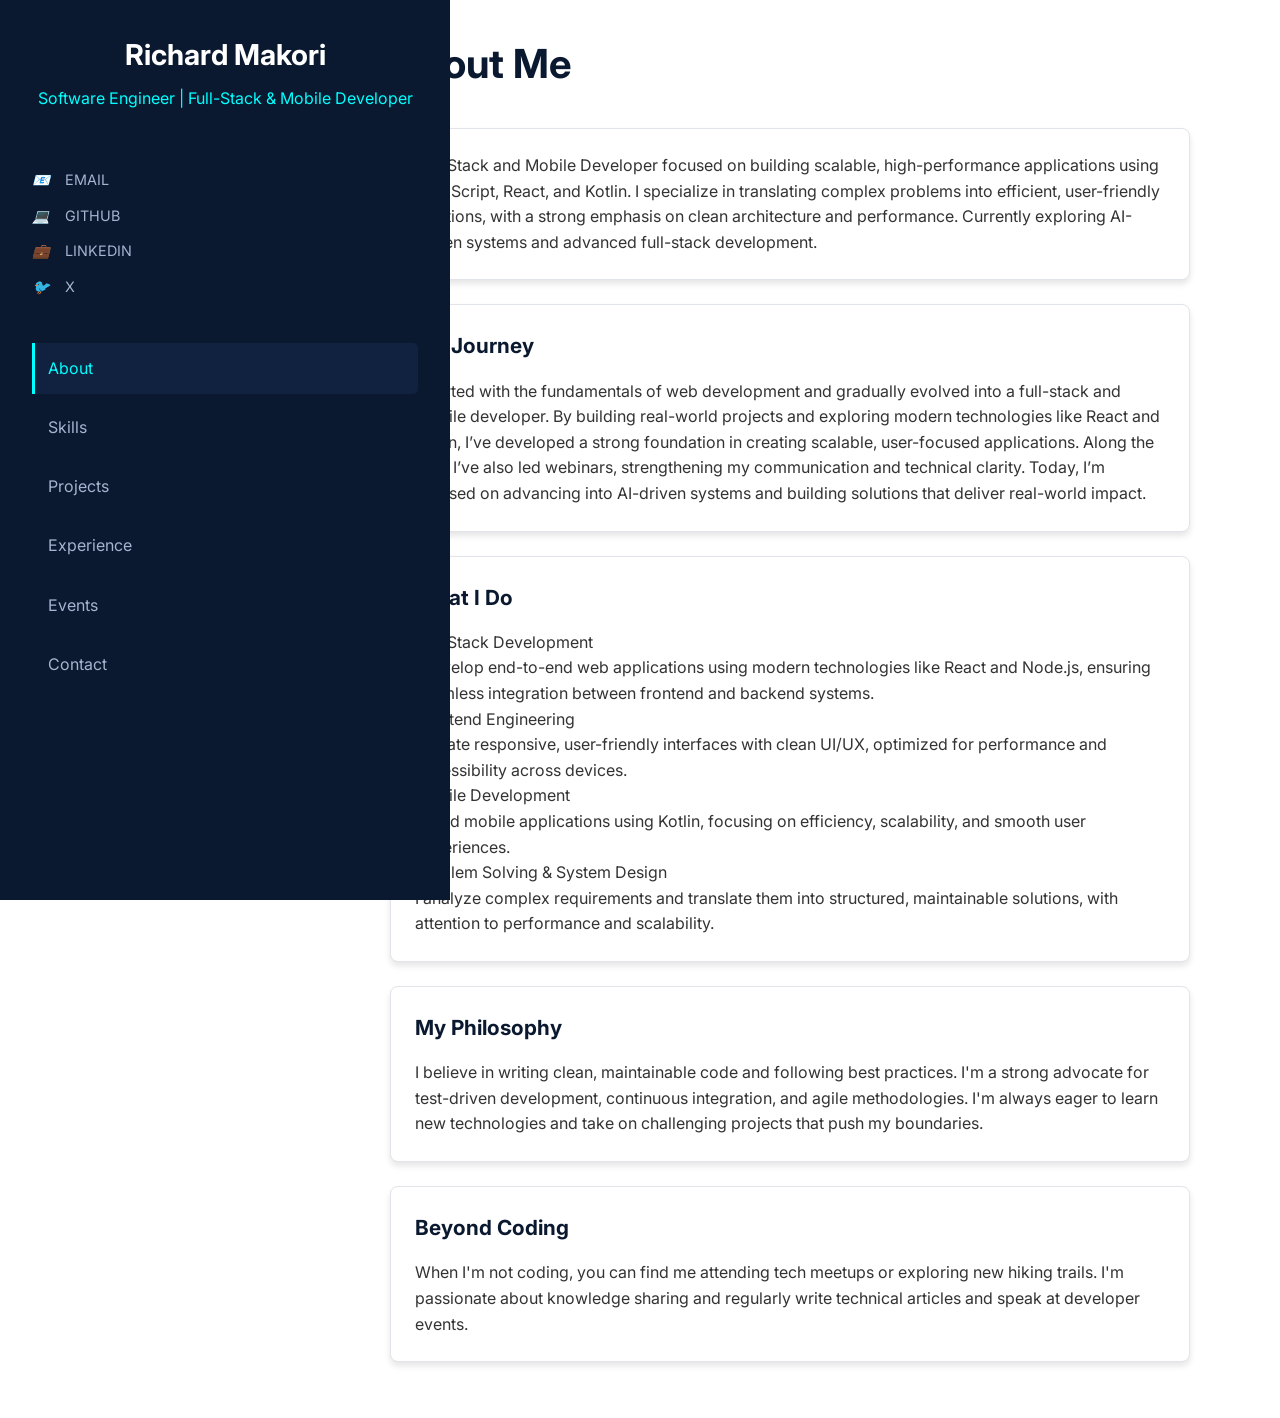
<file: about.html>
<!DOCTYPE html>
<html lang="en">
<head>
    <meta charset="UTF-8">
    <meta name="viewport" content="width=device-width, initial-scale=1.0">
    <title>Richard Makori - About</title>
    <link rel="stylesheet" href="style.css">
    <link href="https://fonts.googleapis.com/css2?family=Inter:wght@300;400;500;600;700&display=swap" rel="stylesheet">
</head>
<body>
    <div class="portfolio-container">
        <!-- Sidebar -->
        <aside class="sidebar">
            <div class="sidebar-content">
                <div class="profile-info">
                    <h1>Richard Makori</h1>
                    <h2>Software Engineer | Full-Stack & Mobile Developer</h2>
                </div>
                
                  <div class="contact-info">
                    <div class="contact-item">
                        <i>📧</i>
                        <a href="mailto:richybenah@gmail.com">EMAIL

                        </a>
                    </div>
                    <div class="contact-item">
                        <i>💻</i>
                        <a href="https://github.com/richardmakori" target="_blank">GITHUB</a>
                    </div>
                    <div class="contact-item">
                        <i>💼</i>
                        <a href="https://linkedin.com/in/richardmakori" target="_blank">LINKEDIN</a>
                    </div>
                    <div class="contact-item">
                        <i>🐦</i>
                        <a href="https://twitter.com/richardmakori" target="_blank">X</a>
                    </div>
                </div>
                <ul class="nav-links">
                    <li><a href="about.html">About</a></li>
                    <li><a href="skills.html">Skills</a></li>
                    <li><a href="projects.html">Projects</a></li>
                    <li><a href="experience.html">Experience</a></li>
                    <li><a href="events.html">Events</a></li>
                    <li><a href="contact.html">Contact</a></li>
                </ul>
            </div>
        </aside>

        <!-- Main Content -->
        <main class="main-content">
            <div class="content-section">
                <h1 class="page-title">About Me</h1>
                
                <div class="card visible">
                    <p>
                       Full-Stack and Mobile Developer focused on building scalable, high-performance applications using JavaScript, React, and Kotlin.

I specialize in translating complex problems into efficient, user-friendly solutions, with a strong emphasis on clean architecture and performance.

Currently exploring AI-driven systems and advanced full-stack development.
                    </p>
                </div>

                <div class="card">
                    <h3>My Journey</h3>
                    <p>
                       I started with the fundamentals of web development and gradually evolved into a full-stack and mobile developer.

By building real-world projects and exploring modern technologies like React and Kotlin, I’ve developed a strong foundation in creating scalable, user-focused applications.

Along the way, I’ve also led webinars, strengthening my communication and technical clarity.

Today, I’m focused on advancing into AI-driven systems and building solutions that deliver real-world impact.
                    </p>
                </div>

                <div class="card">
                    <h3>What I Do</h3>
                    <p>
                        Full-Stack Development<br>
I develop end-to-end web applications using modern technologies like React and Node.js, ensuring seamless integration between frontend and backend systems.<br>

Frontend Engineering<br>
I create responsive, user-friendly interfaces with clean UI/UX, optimized for performance and accessibility across devices.<br>

Mobile Development<br>
I build mobile applications using Kotlin, focusing on efficiency, scalability, and smooth user experiences.<br>

Problem Solving & System Design<br>
I analyze complex requirements and translate them into structured, maintainable solutions, with attention to performance and scalability.<br>
                    </p>
                </div>

                <div class="card">
                    <h3>My Philosophy</h3>
                    <p>
                        I believe in writing clean, maintainable code and following best practices. I'm a strong 
                        advocate for test-driven development, continuous integration, and agile methodologies. 
                        I'm always eager to learn new technologies and take on challenging projects that push 
                        my boundaries.
                    </p>
                </div>

                <div class="card">
                    <h3>Beyond Coding</h3>
                    <p>
                        When I'm not coding, you can find me attending tech 
                        meetups or exploring new hiking trails. I'm passionate 
                        about knowledge sharing and regularly write technical articles and speak at developer events.
                    </p>
                </div>
            </div>
        </main>
    </div>

    <script src="script.js"></script>
</body>
</html>
</file>
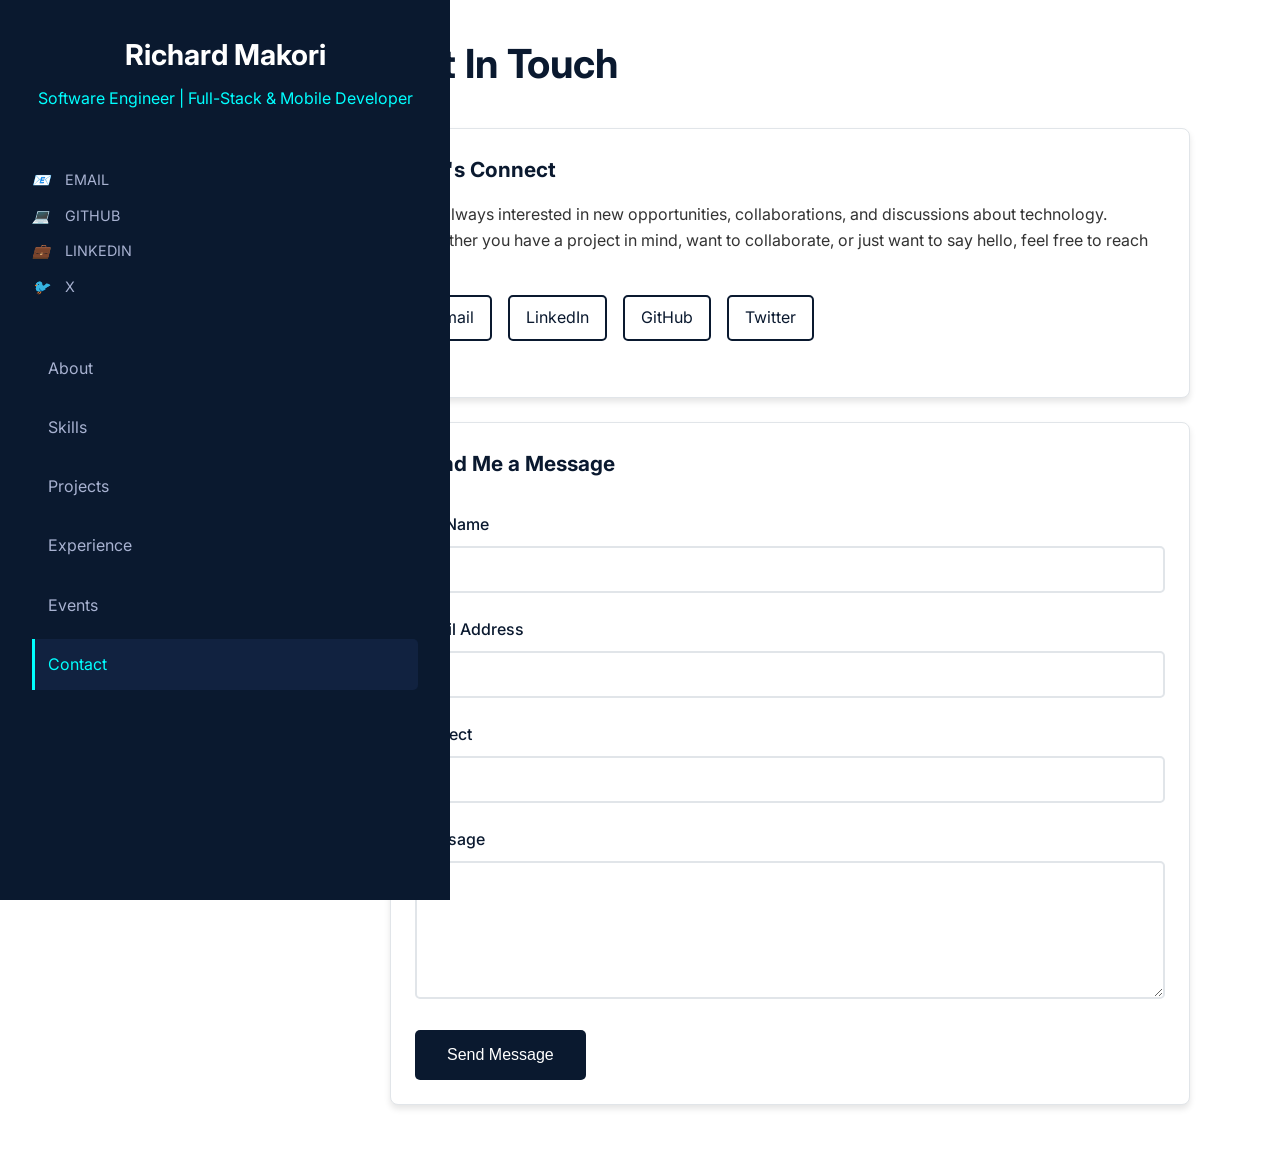
<file: contact.html>
<!DOCTYPE html>
<html lang="en">
<head>
    <meta charset="UTF-8">
    <meta name="viewport" content="width=device-width, initial-scale=1.0">
    <title>Richard Makori - Contact</title>
    <link rel="stylesheet" href="style.css">
    <link href="https://fonts.googleapis.com/css2?family=Inter:wght@300;400;500;600;700&display=swap" rel="stylesheet">
   
</head>
<body>
    <div class="portfolio-container">
        
        <aside class="sidebar">
            <div class="sidebar-content">
                <div class="profile-info">
                    <h1>Richard Makori</h1>
                    <h2>Software Engineer | Full-Stack & Mobile Developer</h2>
                </div>
                
                <div class="contact-info">
                    <div class="contact-item">
                        <i>📧</i>
                        <a href="mailto:richybenah@gmail.com">EMAIL

                        </a>
                    </div>
                    <div class="contact-item">
                        <i>💻</i>
                        <a href="https://github.com/richardmakori" target="_blank">GITHUB</a>
                    </div>
                    <div class="contact-item">
                        <i>💼</i>
                        <a href="https://linkedin.com/in/richardmakori" target="_blank">LINKEDIN</a>
                    </div>
                    <div class="contact-item">
                        <i>🐦</i>
                        <a href="https://twitter.com/richardmakori" target="_blank">X</a>
                    </div>
                </div>
                
                <ul class="nav-links">
                    <li><a href="about.html">About</a></li>
                    <li><a href="skills.html">Skills</a></li>
                    <li><a href="projects.html">Projects</a></li>
                    <li><a href="experience.html">Experience</a></li>
                    <li><a href="events.html">Events</a></li>
                    <li><a href="contact.html">Contact</a></li>
                </ul>
            </div>
        </aside>

        <!-- Main Content -->
        <main class="main-content">
            <div class="content-section">
                <h1 class="page-title">Get In Touch</h1>
                
                <div class="card">
                    <div class="contact-info-large">
                        <h3>Let's Connect</h3>
                        <p>
                            I'm always interested in new opportunities, collaborations, and discussions about 
                            technology. Whether you have a project in mind, want to collaborate, or just want 
                            to say hello, feel free to reach out!
                        </p>
                        
                        <div class="social-links">
                            <a href="mailto:richybenah@gmail.com" class="social-link">Email</a>
                            <a href="https://linkedin.com/in/richardmakori" class="social-link" target="_blank">LinkedIn</a>
                            <a href="https://github.com/richardmakori" class="social-link" target="_blank">GitHub</a>
                            <a href="https://twitter.com/richardmakori" class="social-link" target="_blank">Twitter</a>
                        </div>
                    </div>
                </div>

                <div class="card">
                    <h3>Send Me a Message</h3>
                    <form class="contact-form">
                        <div class="form-group">
                            <label for="name">Full Name</label>
                            <input type="text" id="name" name="name" required>
                        </div>
                        
                        <div class="form-group">
                            <label for="email">Email Address</label>
                            <input type="email" id="email" name="email" required>
                        </div>
                        
                        <div class="form-group">
                            <label for="subject">Subject</label>
                            <input type="text" id="subject" name="subject" required>
                        </div>
                        
                        <div class="form-group">
                            <label for="message">Message</label>
                            <textarea id="message" name="message" rows="6" required></textarea>
                        </div>
                        
                        <button type="submit" class="submit-btn">Send Message</button>
                    </form>
                </div>
            </div>
        </main>
    </div>

    <script src="script.js"></script>
</body>
</html>
</file>
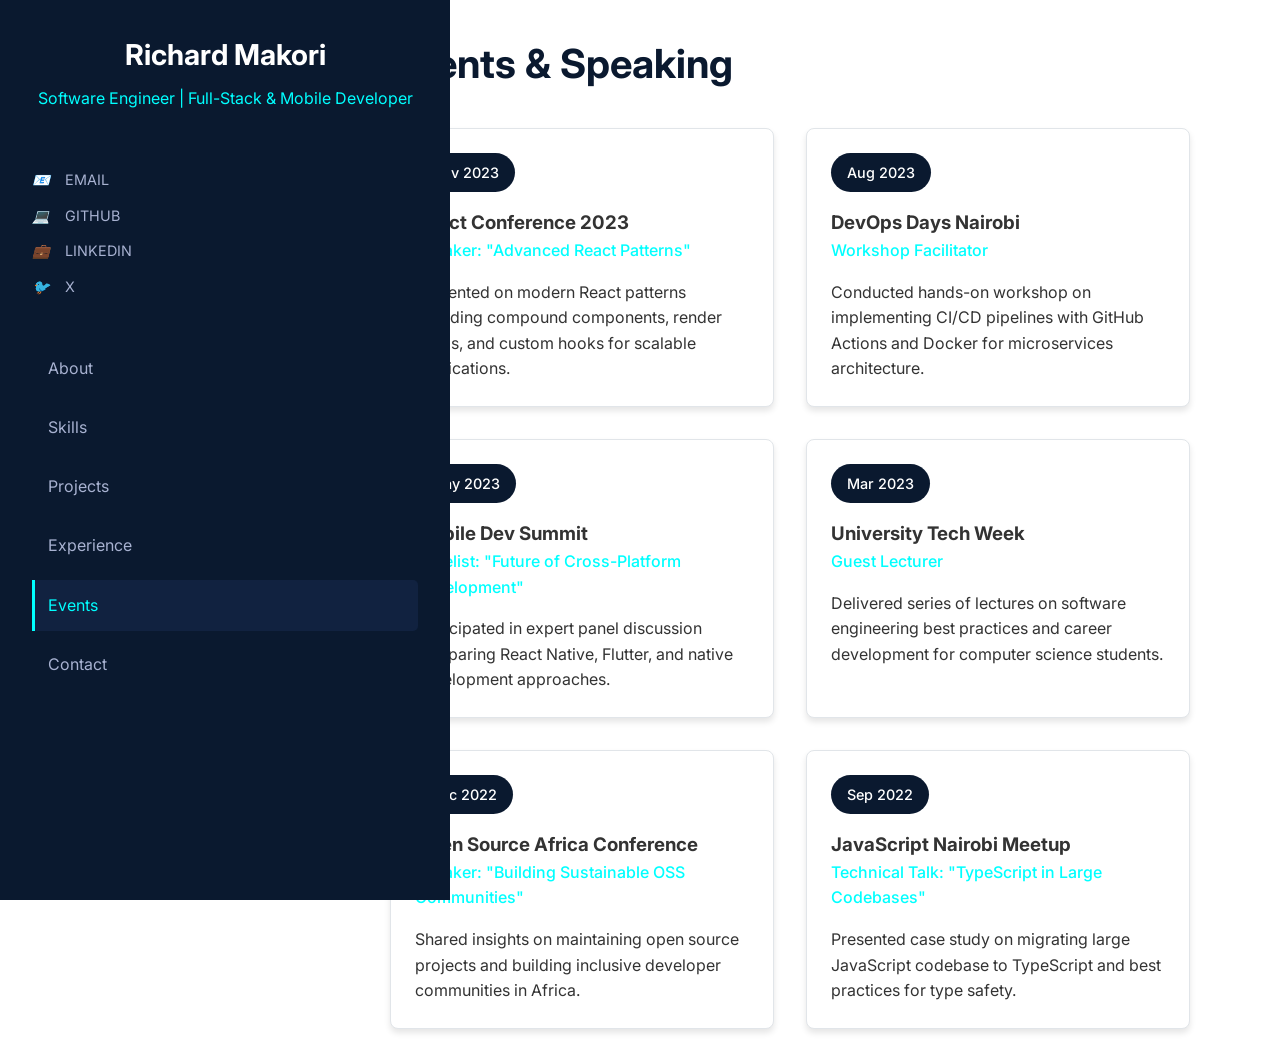
<file: events.html>
<!DOCTYPE html>
<html lang="en">
<head>
    <meta charset="UTF-8">
    <meta name="viewport" content="width=device-width, initial-scale=1.0">
    <title>Richard Makori - Events</title>
    <link rel="stylesheet" href="style.css">
    <link href="https://fonts.googleapis.com/css2?family=Inter:wght@300;400;500;600;700&display=swap" rel="stylesheet">
</head>
<body>
    <div class="portfolio-container">
        <!-- Sidebar (same as about.html) -->
        <aside class="sidebar">
            <div class="sidebar-content">
                <div class="profile-info">
                    <h1>Richard Makori</h1>
                    <h2>Software Engineer | Full-Stack & Mobile Developer</h2>
                </div>
                
                  <div class="contact-info">
                    <div class="contact-item">
                        <i>📧</i>
                        <a href="mailto:richybenah@gmail.com">EMAIL

                        </a>
                    </div>
                    <div class="contact-item">
                        <i>💻</i>
                        <a href="https://github.com/richardmakori" target="_blank">GITHUB</a>
                    </div>
                    <div class="contact-item">
                        <i>💼</i>
                        <a href="https://linkedin.com/in/richardmakori" target="_blank">LINKEDIN</a>
                    </div>
                    <div class="contact-item">
                        <i>🐦</i>
                        <a href="https://twitter.com/richardmakori" target="_blank">X</a>
                    </div>
                </div>
                
                <ul class="nav-links">
                    <li><a href="about.html">About</a></li>
                    <li><a href="skills.html">Skills</a></li>
                    <li><a href="projects.html">Projects</a></li>
                    <li><a href="experience.html">Experience</a></li>
                    <li><a href="events.html">Events</a></li>
                    <li><a href="contact.html">Contact</a></li>
                </ul>
            </div>
        </aside>

        <!-- Main Content -->
        <main class="main-content">
            <div class="content-section">
                <h1 class="page-title">Events & Speaking</h1>
                
                <div class="events-grid">
                    <!-- Event 1 -->
                    <div class="event-card">
                        <div class="event-date">Nov 2023</div>
                        <h3>React Conference 2023</h3>
                        <div class="event-role">Speaker: "Advanced React Patterns"</div>
                        <p>Presented on modern React patterns including compound components, render props, and custom hooks for scalable applications.</p>
                    </div>

                    <!-- Event 2 -->
                    <div class="event-card">
                        <div class="event-date">Aug 2023</div>
                        <h3>DevOps Days Nairobi</h3>
                        <div class="event-role">Workshop Facilitator</div>
                        <p>Conducted hands-on workshop on implementing CI/CD pipelines with GitHub Actions and Docker for microservices architecture.</p>
                    </div>

                    <!-- Event 3 -->
                    <div class="event-card">
                        <div class="event-date">May 2023</div>
                        <h3>Mobile Dev Summit</h3>
                        <div class="event-role">Panelist: "Future of Cross-Platform Development"</div>
                        <p>Participated in expert panel discussion comparing React Native, Flutter, and native development approaches.</p>
                    </div>

                    <!-- Event 4 -->
                    <div class="event-card">
                        <div class="event-date">Mar 2023</div>
                        <h3>University Tech Week</h3>
                        <div class="event-role">Guest Lecturer</div>
                        <p>Delivered series of lectures on software engineering best practices and career development for computer science students.</p>
                    </div>

                    <!-- Event 5 -->
                    <div class="event-card">
                        <div class="event-date">Dec 2022</div>
                        <h3>Open Source Africa Conference</h3>
                        <div class="event-role">Speaker: "Building Sustainable OSS Communities"</div>
                        <p>Shared insights on maintaining open source projects and building inclusive developer communities in Africa.</p>
                    </div>

                    <!-- Event 6 -->
                    <div class="event-card">
                        <div class="event-date">Sep 2022</div>
                        <h3>JavaScript Nairobi Meetup</h3>
                        <div class="event-role">Technical Talk: "TypeScript in Large Codebases"</div>
                        <p>Presented case study on migrating large JavaScript codebase to TypeScript and best practices for type safety.</p>
                    </div>
                </div>
            </div>
        </main>
    </div>

    <script src="script.js"></script>
</body>
</file>
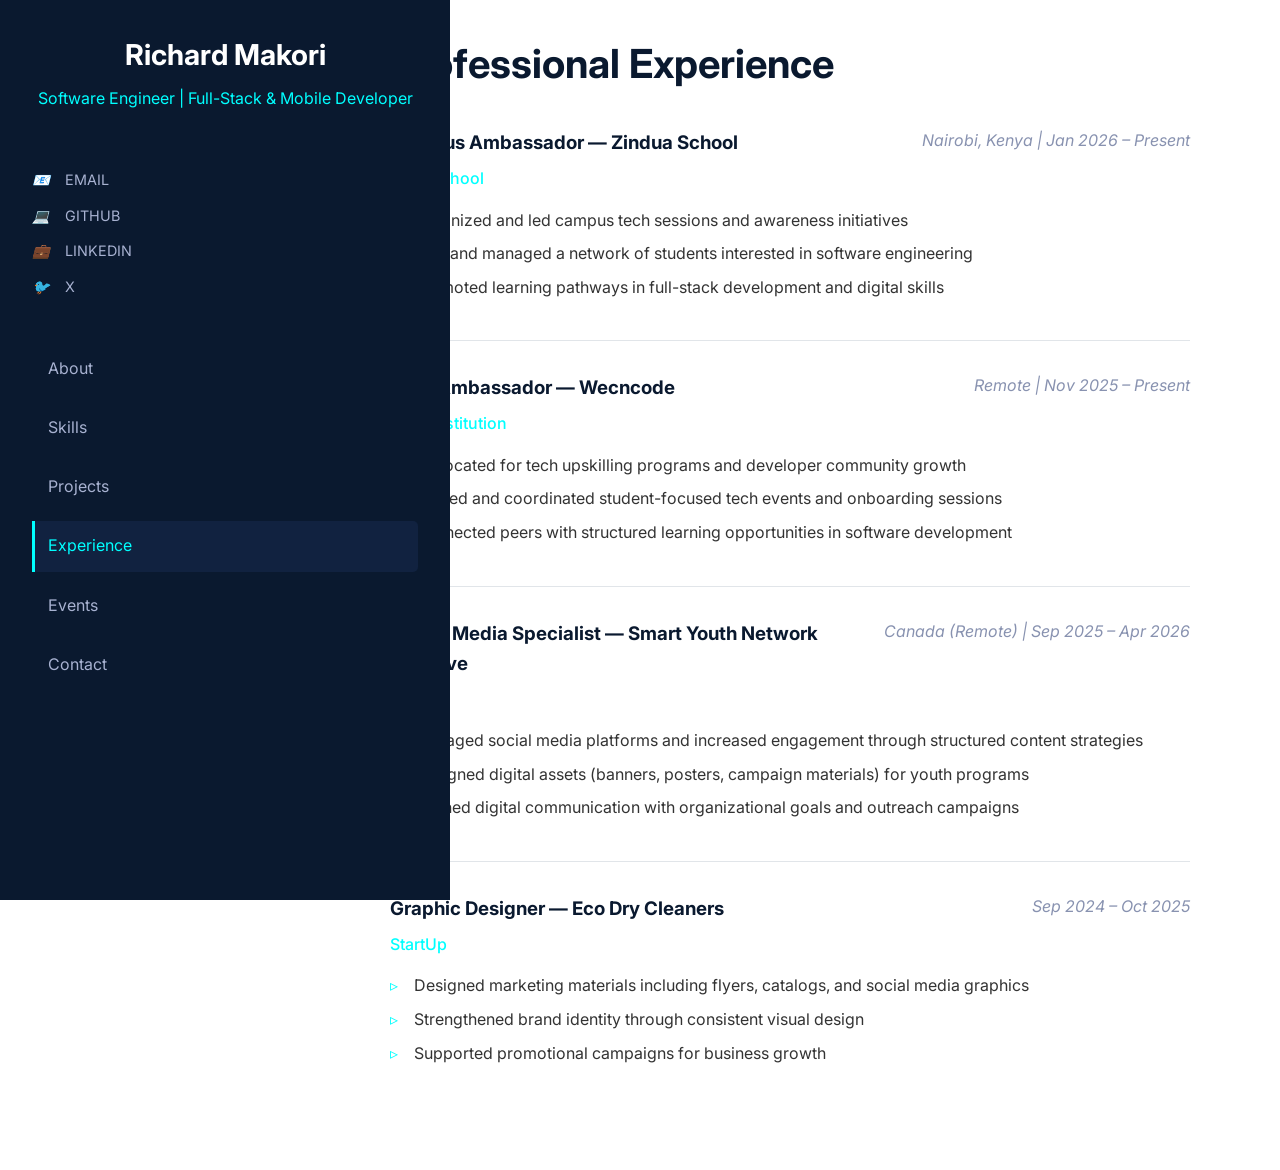
<file: experience.html>
<!DOCTYPE html>
<html lang="en">
<head>
    <meta charset="UTF-8">
    <meta name="viewport" content="width=device-width, initial-scale=1.0">
    <title>Richard Makori - Experience</title>
    <link rel="stylesheet" href="style.css">
    <link href="https://fonts.googleapis.com/css2?family=Inter:wght@300;400;500;600;700&display=swap" rel="stylesheet">
</head>
<body>
    <div class="portfolio-container">
        <!-- Sidebar (same as about.html) -->
        <aside class="sidebar">
            <div class="sidebar-content">
                <div class="profile-info">
                    <h1>Richard Makori</h1>
                    <h2>Software Engineer | Full-Stack & Mobile Developer</h2>
                </div>
                
                  <div class="contact-info">
                    <div class="contact-item">
                        <i>📧</i>
                        <a href="mailto:richybenah@gmail.com">EMAIL

                        </a>
                    </div>
                    <div class="contact-item">
                        <i>💻</i>
                        <a href="https://github.com/richardmakori" target="_blank">GITHUB</a>
                    </div>
                    <div class="contact-item">
                        <i>💼</i>
                        <a href="https://linkedin.com/in/richardmakori" target="_blank">LINKEDIN</a>
                    </div>
                    <div class="contact-item">
                        <i>🐦</i>
                        <a href="https://twitter.com/richardmakori" target="_blank">X</a>
                    </div>
                </div>
                
                <ul class="nav-links">
                    <li><a href="about.html">About</a></li>
                    <li><a href="skills.html">Skills</a></li>
                    <li><a href="projects.html">Projects</a></li>
                    <li><a href="experience.html">Experience</a></li>
                    <li><a href="events.html">Events</a></li>
                    <li><a href="contact.html">Contact</a></li>
                </ul>
            </div>
        </aside>

        <!-- Main Content -->
        <main class="main-content">
            <div class="content-section">
                <h1 class="page-title">Professional Experience</h1>
                
                <div class="experience-item visible">
                    <div class="experience-header">
                        <div class="experience-title">
                            <h3>Campus Ambassador — Zindua School</h3>
                            <div class="experience-company">Tech School</div>
                        </div>
                        <div class="experience-period">Nairobi, Kenya | Jan 2026 – Present</div>
                    </div>
                    <ul class="experience-responsibilities">
                        <li>Organized and led campus tech sessions and awareness initiatives</li>
                        <li>Built and managed a network of students interested in software engineering</li>
                        <li>Promoted learning pathways in full-stack development and digital skills</li>
                      
                    </ul>
                </div>

                <div class="experience-item">
                    <div class="experience-header">
                        <div class="experience-title">
                            <h3>Tech Ambassador — Wecncode</h3>
                            <div class="experience-company">Tech Institution</div>
                        </div>
                        <div class="experience-period">Remote | Nov 2025 – Present</div>
                    </div>
                    <ul class="experience-responsibilities">
                        <li>Advocated for tech upskilling programs and developer community growth</li>
                        <li>Hosted and coordinated student-focused tech events and onboarding sessions</li>
                        <li>Connected peers with structured learning opportunities in software development</li>
                        
                    </ul>
                </div>

                <div class="experience-item">
                    <div class="experience-header">
                        <div class="experience-title">
                            <h3>Digital Media Specialist — Smart Youth Network Initiative</h3>
                            <div class="experience-company">NGO</div>
                        </div>
                        <div class="experience-period">Canada (Remote) | Sep 2025 – Apr 2026</div>
                    </div>
                    <ul class="experience-responsibilities">
                        <li>Managed social media platforms and increased engagement through structured content strategies</li>
                        <li>Designed digital assets (banners, posters, campaign materials) for youth programs</li>
                        <li>Aligned digital communication with organizational goals and outreach campaigns</li>
                       
                    
                    </ul>
                </div>

                <div class="experience-item">
                    <div class="experience-header">
                        <div class="experience-title">
                            <h3>Graphic Designer — Eco Dry Cleaners</h3>
                            <div class="experience-company">StartUp</div>
                        </div>
                        <div class="experience-period">Sep 2024 – Oct 2025</div>
                    </div>
                    <ul class="experience-responsibilities">
                        <li>Designed marketing materials including flyers, catalogs, and social media graphics</li>
                        <li>Strengthened brand identity through consistent visual design</li>
                        <li>Supported promotional campaigns for business growth</li>
                        
                    </ul>
                </div>
            </div>
        </main>
    </div>

    <script src="script.js"></script>
</body>
</html>
</file>
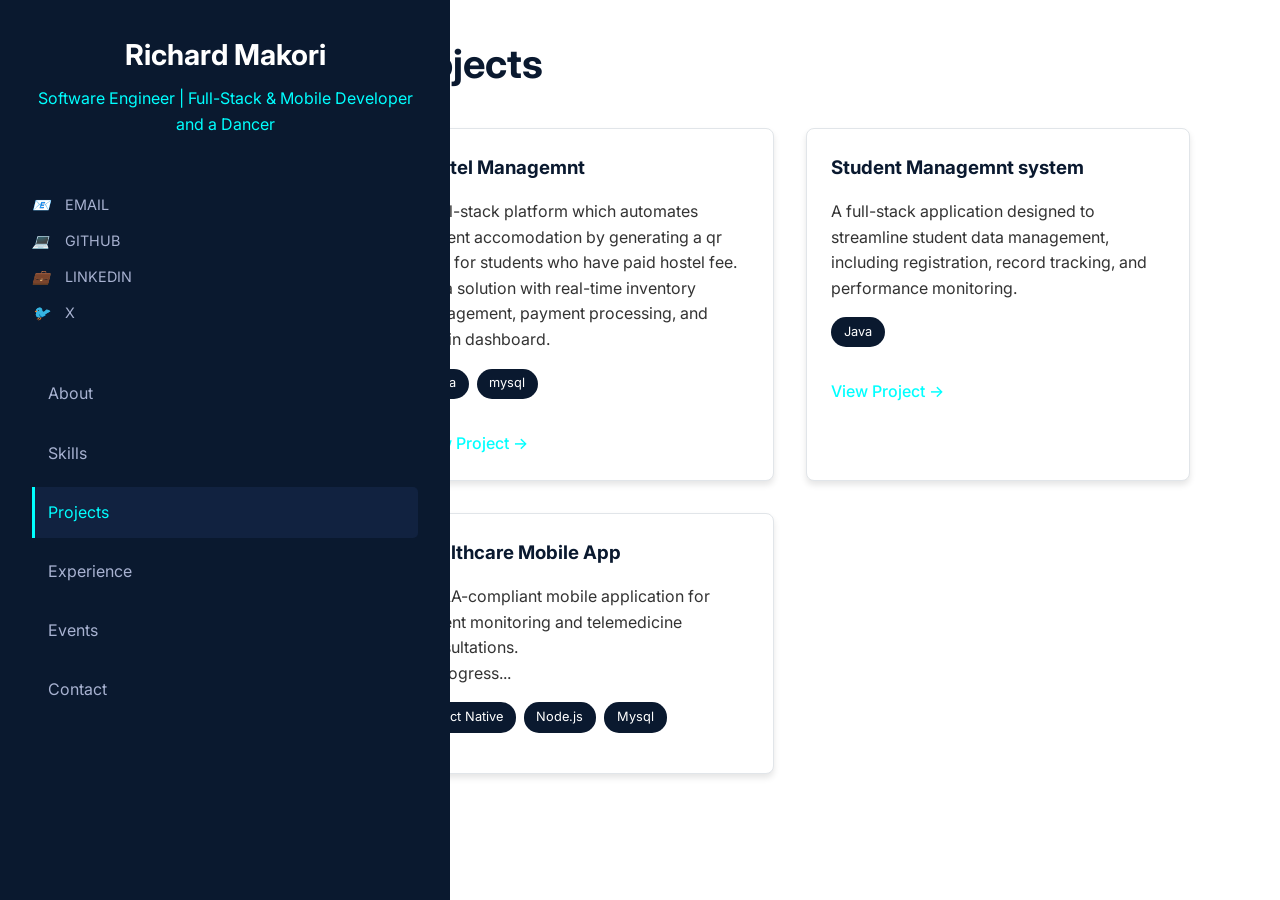
<file: projects.html>
<!DOCTYPE html>
<html lang="en">
<head>
    <meta charset="UTF-8">
    <meta name="viewport" content="width=device-width, initial-scale=1.0">
    <title>Richard Makori - Projects</title>
    <link rel="stylesheet" href="style.css">
    <link href="https://fonts.googleapis.com/css2?family=Inter:wght@300;400;500;600;700&display=swap" rel="stylesheet">
</head>
<body>
    <div class="portfolio-container">
       
        <aside class="sidebar">
            <div class="sidebar-content">
                <div class="profile-info">
                    <h1>Richard Makori</h1>
                    <h2>Software Engineer | Full-Stack & Mobile Developer and a Dancer</h2>
                </div>
                
                  <div class="contact-info">
                    <div class="contact-item">
                        <i>📧</i>
                        <a href="mailto:richybenah@gmail.com">EMAIL

                        </a>
                    </div>
                    <div class="contact-item">
                        <i>💻</i>
                        <a href="https://github.com/richardmakori" target="_blank">GITHUB</a>
                    </div>
                    <div class="contact-item">
                        <i>💼</i>
                        <a href="https://linkedin.com/in/richardmakori" target="_blank">LINKEDIN</a>
                    </div>
                    <div class="contact-item">
                        <i>🐦</i>
                        <a href="https://twitter.com/richardmakori" target="_blank">X</a>
                    </div>
                </div>
                
                <ul class="nav-links">
                    <li><a href="about.html">About</a></li>
                    <li><a href="skills.html">Skills</a></li>
                    <li><a href="projects.html">Projects</a></li>
                    <li><a href="experience.html">Experience</a></li>
                    <li><a href="events.html">Events</a></li>
                    <li><a href="contact.html">Contact</a></li>
                </ul>
            </div>
        </aside>

        <!-- Main Content -->
        <main class="main-content">
            <div class="content-section">
                <h1 class="page-title">Projects</h1>
                
                <div class="projects-grid">
                   
                    <div class="project-card">
                        <h3>Hostel Managemnt</h3>
                        <p>A full-stack platform which automates student accomodation by generating a qr pass for students who have paid hostel fee. It is a solution with real-time inventory management, payment processing, and admin dashboard.</p>
                        <div class="project-tech">
                            <span class="tech-tag">Java</span>
                            <span class="tech-tag">mysql</span>
                        </div>
                        <a href="https://github.com/Richardmakori/Hostel-Management-System" class="project-link" target="_blank">View Project →</a>
                    </div>

                   
                    <div class="project-card">
                        <h3>Student Managemnt system</h3>
                        <p>A full-stack application designed to streamline student data management, including registration, record tracking, and performance monitoring.</p>
                        <div class="project-tech">
                            <span class="tech-tag">Java</span>
                            
                        </div>
                        <a href="https://github.com/Richardmakori/student-management-system" class="project-link" target="_blank">View Project →</a>
                    </div>

                  
            
                    <div class="project-card">
                        <h3>Healthcare Mobile App</h3>
                        <p>HIPAA-compliant mobile application for patient monitoring and telemedicine consultations.</p>
                        In progress...
                        <div class="project-tech">
                            <span class="tech-tag">React Native</span>
                            <span class="tech-tag">Node.js</span>
                            <span class="tech-tag">Mysql</span>
                            
                       
                </div>
            </div>
        </main>
    </div>

    <script src="script.js"></script>
</body>
</html>
</file>
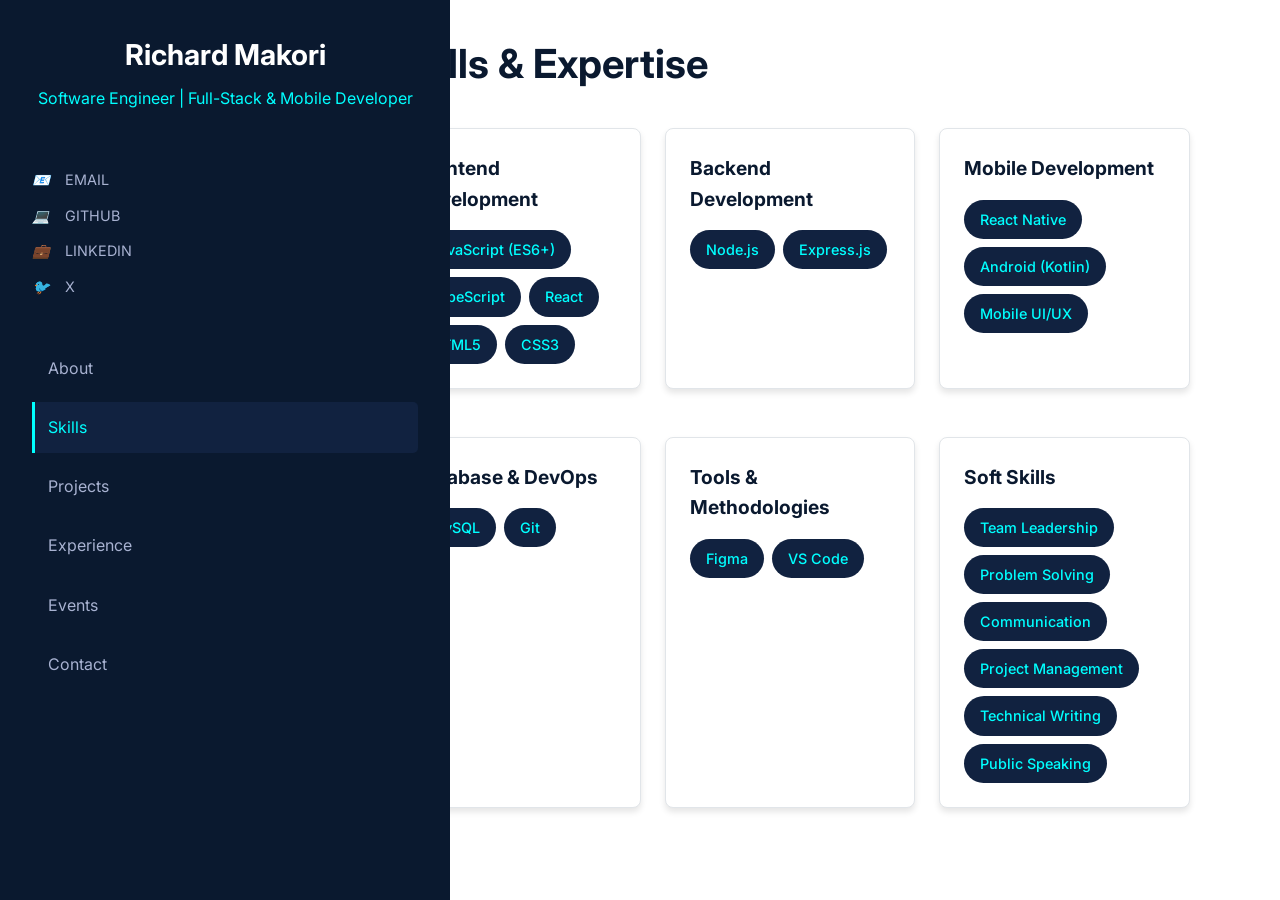
<file: skills.html>
<!DOCTYPE html>
<html lang="en">
<head>
    <meta charset="UTF-8">
    <meta name="viewport" content="width=device-width, initial-scale=1.0">
    <title>Richard Makori - Skills</title>
    <link rel="stylesheet" href="style.css">
    <link href="https://fonts.googleapis.com/css2?family=Inter:wght@300;400;500;600;700&display=swap" rel="stylesheet">
</head>
<body>
    <div class="portfolio-container">
        <!-- Sidebar (same as about.html) -->
        <aside class="sidebar">
            <div class="sidebar-content">
                <div class="profile-info">
                    <h1>Richard Makori</h1>
                    <h2>Software Engineer | Full-Stack & Mobile Developer</h2>
                </div>
                
                  <div class="contact-info">
                    <div class="contact-item">
                        <i>📧</i>
                        <a href="mailto:richybenah@gmail.com">EMAIL

                        </a>
                    </div>
                    <div class="contact-item">
                        <i>💻</i>
                        <a href="https://github.com/richardmakori" target="_blank">GITHUB</a>
                    </div>
                    <div class="contact-item">
                        <i>💼</i>
                        <a href="https://linkedin.com/in/richardmakori" target="_blank">LINKEDIN</a>
                    </div>
                    <div class="contact-item">
                        <i>🐦</i>
                        <a href="https://twitter.com/richardmakori" target="_blank">X</a>
                    </div>
                </div>
                
                <ul class="nav-links">
                    <li><a href="about.html">About</a></li>
                    <li><a href="skills.html">Skills</a></li>
                    <li><a href="projects.html">Projects</a></li>
                    <li><a href="experience.html">Experience</a></li>
                    <li><a href="events.html">Events</a></li>
                    <li><a href="contact.html">Contact</a></li>
                </ul>
            </div>
        </aside>

        <!-- Main Content -->
        <main class="main-content">
            <div class="content-section">
                <h1 class="page-title">Skills & Expertise</h1>
                
                <div class="skills-grid">
                    <!-- Frontend Skills -->
                    <div class="card skill-category">
                        <h3>Frontend Development</h3>
                        <div class="skill-tags">
                            <span class="skill-tag">JavaScript (ES6+)</span>
                            <span class="skill-tag">TypeScript</span>
                            <span class="skill-tag">React</span>
                            <span class="skill-tag">HTML5</span>
                            <span class="skill-tag">CSS3</span>
                            
                        </div>
                    </div>

                    <!-- Backend Skills -->
                    <div class="card skill-category">
                        <h3>Backend Development</h3>
                        <div class="skill-tags">
                            <span class="skill-tag">Node.js</span>
                            <span class="skill-tag">Express.js</span>
                        
                           
                        </div>
                    </div>

                    <!-- Mobile Development -->
                    <div class="card skill-category">
                        <h3>Mobile Development</h3>
                        <div class="skill-tags">
                            <span class="skill-tag">React Native</span>
                            <span class="skill-tag">Android (Kotlin)</span> 
                            <span class="skill-tag">Mobile UI/UX</span>
                        </div>
                    </div>

                    <!-- Database & DevOps -->
                    <div class="card skill-category">
                        <h3>Database & DevOps</h3>
                        <div class="skill-tags">
                            
                            <span class="skill-tag">MySQL</span>
                            
                            <span class="skill-tag">Git</span>
                            
                        </div>
                    </div>

                    <!-- Tools & Methodologies -->
                    <div class="card skill-category">
                        <h3>Tools & Methodologies</h3>
                        <div class="skill-tags">
                            
                            <span class="skill-tag">Figma</span>
                            
                            <span class="skill-tag">VS Code</span>
                            
                        </div>
                    </div>

                    <!-- Soft Skills -->
                    <div class="card skill-category">
                        <h3>Soft Skills</h3>
                        <div class="skill-tags">
                            <span class="skill-tag">Team Leadership</span>
                            <span class="skill-tag">Problem Solving</span>
                            <span class="skill-tag">Communication</span>
                            <span class="skill-tag">Project Management</span>
                            <span class="skill-tag">Technical Writing</span>
                            <span class="skill-tag">Public Speaking</span>
                          
                        </div>
                    </div>
                </div>
            </div>
        </main>
    </div>

    <script src="script.js"></script>
</body>
</html>
</file>
<file: style.css>
/* Reset and Base Styles */
* {
    margin: 0;
    padding: 0;
    box-sizing: border-box;
}

:root {
    --navy: #0A192F;
    --cyan: #00FFFF;
    --light-navy: #112240;
    --lightest-navy: #233554;
    --slate: #8892B0;
    --light-slate: #A8B2D1;
    --lightest-slate: #CCD6F6;
    --white: #FFFFFF;
}

body {
    font-family: 'Inter', 'Roboto', 'Helvetica', Arial, sans-serif;
    line-height: 1.6;
    color: #333;
    background-color: var(--white);
}

/* Layout */
.portfolio-container {
    display: flex;
    min-height: 100vh;
}

/* Sidebar Styles */
.sidebar {
    width: 450px;
    background-color: var(--navy);
    color: var(--white);
    position: fixed;
    height: 100vh;
    overflow-y: auto;
    transition: transform 0.3s ease;
    z-index: 1000;
}

.sidebar-content {
    padding: 2rem;
    height: 100%;
    display: flex;
    flex-direction: column;
}

.profile-info {
    text-align: center;
    margin-bottom: 2rem;
}
.profile-pic {
    width: 100px;       /* adjust size */
    height: 100px;      /* keep it square */
    border-radius: 50%; /* makes it a circle */
    object-fit: cover;  /* ensures it fits nicely */
    margin-bottom: 15px;
    border: 2px solid #00FFFF; /* optional neon border */
}

.profile-info h1 {
    font-size: 1.8rem;
    margin-bottom: 0.5rem;
    color: var(--white);
}

.profile-info h2 {
    font-size: 1rem;
    color: var(--cyan);
    font-weight: 400;
    margin-bottom: 1.5rem;
}

.contact-info {
    margin-bottom: 2rem;
}

.contact-item {
    display: flex;
    align-items: center;
    margin-bottom: 0.8rem;
    font-size: 0.9rem;
    color: var(--light-slate);
}

.contact-item i {
    margin-right: 0.8rem;
    color: var(--cyan);
    width: 20px;
}

.contact-item a {
    color: var(--light-slate);
    text-decoration: none;
    transition: color 0.3s ease;
}

.contact-item a:hover {
    color: var(--cyan);
}

.nav-links {
    list-style: none;
    flex-grow: 1;
}

.nav-links li {
    margin-bottom: 0.5rem;
}

.nav-links a {
    display: block;
    padding: 0.8rem 1rem;
    color: var(--light-slate);
    text-decoration: none;
    border-radius: 5px;
    transition: all 0.3s ease;
    position: relative;
}

.nav-links a:hover {
    background-color: var(--light-navy);
    color: var(--cyan);
}

.nav-links a.active {
    background-color: var(--light-navy);
    color: var(--cyan);
}

.nav-links a.active::before {
    content: '';
    position: absolute;
    left: 0;
    top: 0;
    height: 100%;
    width: 3px;
    background-color: var(--cyan);
}

/* Main Content Styles */
.main-content {
    flex: 1;
    margin-left: 300px;
    padding: 2rem;
    background-color: var(--white);
}

.content-section {
    max-width: 800px;
    margin: 0 auto;
}

.page-title {
    font-size: 2.5rem;
    margin-bottom: 2rem;
    color: var(--navy);
    position: relative;
}

.page-title::after {
    content: '';
    position: absolute;
    bottom: -10px;
    left: 0;
    width: 60px;
    height: 3px;
    background-color: var(--cyan);
}

/* Card Styles */
.card {
    background: var(--white);
    border-radius: 8px;
    padding: 1.5rem;
    margin-bottom: 1.5rem;
    box-shadow: 0 4px 6px rgba(0, 0, 0, 0.1);
    border: 1px solid #e1e5e9;
    opacity: 0;
    transform: translateY(20px);
    transition: all 1.2s ease;
}

.card.visible {
    opacity: 1;
    transform: translateY(0);
}

.card h3 {
    color: var(--navy);
    margin-bottom: 1rem;
    font-size: 1.3rem;
}

/* Skills Grid */
.skills-grid {
    display: grid;
    grid-template-columns: repeat(auto-fit, minmax(250px, 1fr));
    gap: 1.5rem;
    margin-top: 2rem;
}

.skill-category h3 {
    color: var(--navy);
    margin-bottom: 1rem;
    font-size: 1.2rem;
}

.skill-tags {
    display: flex;
    flex-wrap: wrap;
    gap: 0.5rem;
}

.skill-tag {
    background-color: var(--light-navy);
    color: var(--cyan);
    padding: 0.5rem 1rem;
    border-radius: 20px;
    font-size: 0.9rem;
    font-weight: 500;
}

/* Projects Grid */
.projects-grid {
    display: grid;
    grid-template-columns: repeat(auto-fit, minmax(300px, 1fr));
    gap: 2rem;
    margin-top: 2rem;
}

.project-card {
    background: var(--white);
    border-radius: 8px;
    padding: 1.5rem;
    box-shadow: 0 4px 6px rgba(0, 0, 0, 0.1);
    border: 1px solid #e1e5e9;
    transition: transform 0.3s ease, box-shadow 0.3s ease;
    opacity: 0;
    transform: translateY(20px);
}

.project-card.visible {
    opacity: 1;
    transform: translateY(0);
}

.project-card:hover {
    transform: translateY(-5px);
    box-shadow: 0 8px 15px rgba(0, 0, 0, 0.1);
}

.project-card h3 {
    color: var(--navy);
    margin-bottom: 1rem;
}

.project-tech {
    display: flex;
    flex-wrap: wrap;
    gap: 0.5rem;
    margin: 1rem 0;
}

.tech-tag {
    background-color: var(--navy);
    color: var(--white);
    padding: 0.3rem 0.8rem;
    border-radius: 15px;
    font-size: 0.8rem;
}

.project-link {
    display: inline-block;
    color: var(--cyan);
    text-decoration: none;
    font-weight: 500;
    margin-top: 1rem;
    transition: color 0.3s ease;
}

.project-link:hover {
    color: var(--navy);
}

/* Experience Timeline */
.experience-item {
    margin-bottom: 2rem;
    padding-bottom: 2rem;
    border-bottom: 1px solid #e1e5e9;
    opacity: 0;
    transform: translateX(-20px);
}

.experience-item.visible {
    opacity: 1;
    transform: translateX(0);
}

.experience-item:last-child {
    border-bottom: none;
}

.experience-header {
    display: flex;
    justify-content: between;
    align-items: flex-start;
    margin-bottom: 1rem;
}

.experience-title {
    flex: 1;
}

.experience-title h3 {
    color: var(--navy);
    margin-bottom: 0.5rem;
}

.experience-company {
    color: var(--cyan);
    font-weight: 500;
}

.experience-period {
    color: var(--slate);
    font-style: italic;
}

.experience-responsibilities {
    list-style: none;
}

.experience-responsibilities li {
    margin-bottom: 0.5rem;
    padding-left: 1.5rem;
    position: relative;
}

.experience-responsibilities li::before {
    content: '▹';
    position: absolute;
    left: 0;
    color: var(--cyan);
}

/* Events Grid */
.events-grid {
    display: grid;
    grid-template-columns: repeat(auto-fit, minmax(300px, 1fr));
    gap: 2rem;
    margin-top: 2rem;
}

.event-card {
    background: var(--white);
    border-radius: 8px;
    padding: 1.5rem;
    box-shadow: 0 4px 6px rgba(0, 0, 0, 0.1);
    border: 1px solid #e1e5e9;
    opacity: 0;
    transform: translateY(20px);
}

.event-card.visible {
    opacity: 1;
    transform: translateY(0);
}

.event-date {
    background-color: var(--navy);
    color: var(--white);
    padding: 0.5rem 1rem;
    border-radius: 20px;
    display: inline-block;
    margin-bottom: 1rem;
    font-size: 0.9rem;
    font-weight: 500;
}

.event-role {
    color: var(--cyan);
    font-weight: 500;
    margin-bottom: 1rem;
}

/* Contact Form */
.contact-info-large {
    margin-bottom: 2rem;
}

.social-links {
    display: flex;
    gap: 1rem;
    margin-top: 1rem;
}

.social-link {
    color: var(--navy);
    text-decoration: none;
    padding: 0.5rem 1rem;
    border: 2px solid var(--navy);
    border-radius: 5px;
    transition: all 0.3s ease;
}

.social-link:hover {
    background-color: var(--navy);
    color: var(--white);
}

.contact-form {
    margin-top: 2rem;
}

.form-group {
    margin-bottom: 1.5rem;
}

.form-group label {
    display: block;
    margin-bottom: 0.5rem;
    color: var(--navy);
    font-weight: 500;
}

.form-group input,
.form-group textarea {
    width: 100%;
    padding: 0.8rem;
    border: 2px solid #e1e5e9;
    border-radius: 5px;
    font-size: 1rem;
    transition: border-color 0.3s ease;
}

.form-group input:focus,
.form-group textarea:focus {
    outline: none;
    border-color: var(--cyan);
}

.submit-btn {
    background-color: var(--navy);
    color: var(--white);
    padding: 1rem 2rem;
    border: none;
    border-radius: 5px;
    font-size: 1rem;
    cursor: pointer;
    transition: background-color 0.3s ease;
}

.submit-btn:hover {
    background-color: var(--light-navy);
}

/* Mobile Menu Button */
.mobile-menu-btn {
    display: none;
    position: fixed;
    top: 1rem;
    left: 1rem;
    background: var(--navy);
    color: var(--white);
    border: none;
    padding: 0.5rem;
    border-radius: 5px;
    cursor: pointer;
    z-index: 1001;
    font-size: 1.2rem;
}

/* Responsive Design */
@media (max-width: 768px) {
    .sidebar {
        transform: translateX(-100%);
    }

    .sidebar.active {
        transform: translateX(0);
    }

    .main-content {
        margin-left: 0;
        padding: 1rem;
    }

    .mobile-menu-btn {
        display: block;
    }

    .skills-grid,
    .projects-grid,
    .events-grid {
        grid-template-columns: 1fr;
    }

    .page-title {
        font-size: 2rem;
        margin-top: 3rem;
    }
}

@media (max-width: 480px) {
    .main-content {
        padding: 1rem;
    }

    .card,
    .project-card,
    .event-card {
        padding: 1rem;
    }

    .experience-header {
        flex-direction: column;
        gap: 0.5rem;
    }

    .experience-period {
        align-self: flex-start;
    }
}
</file>
